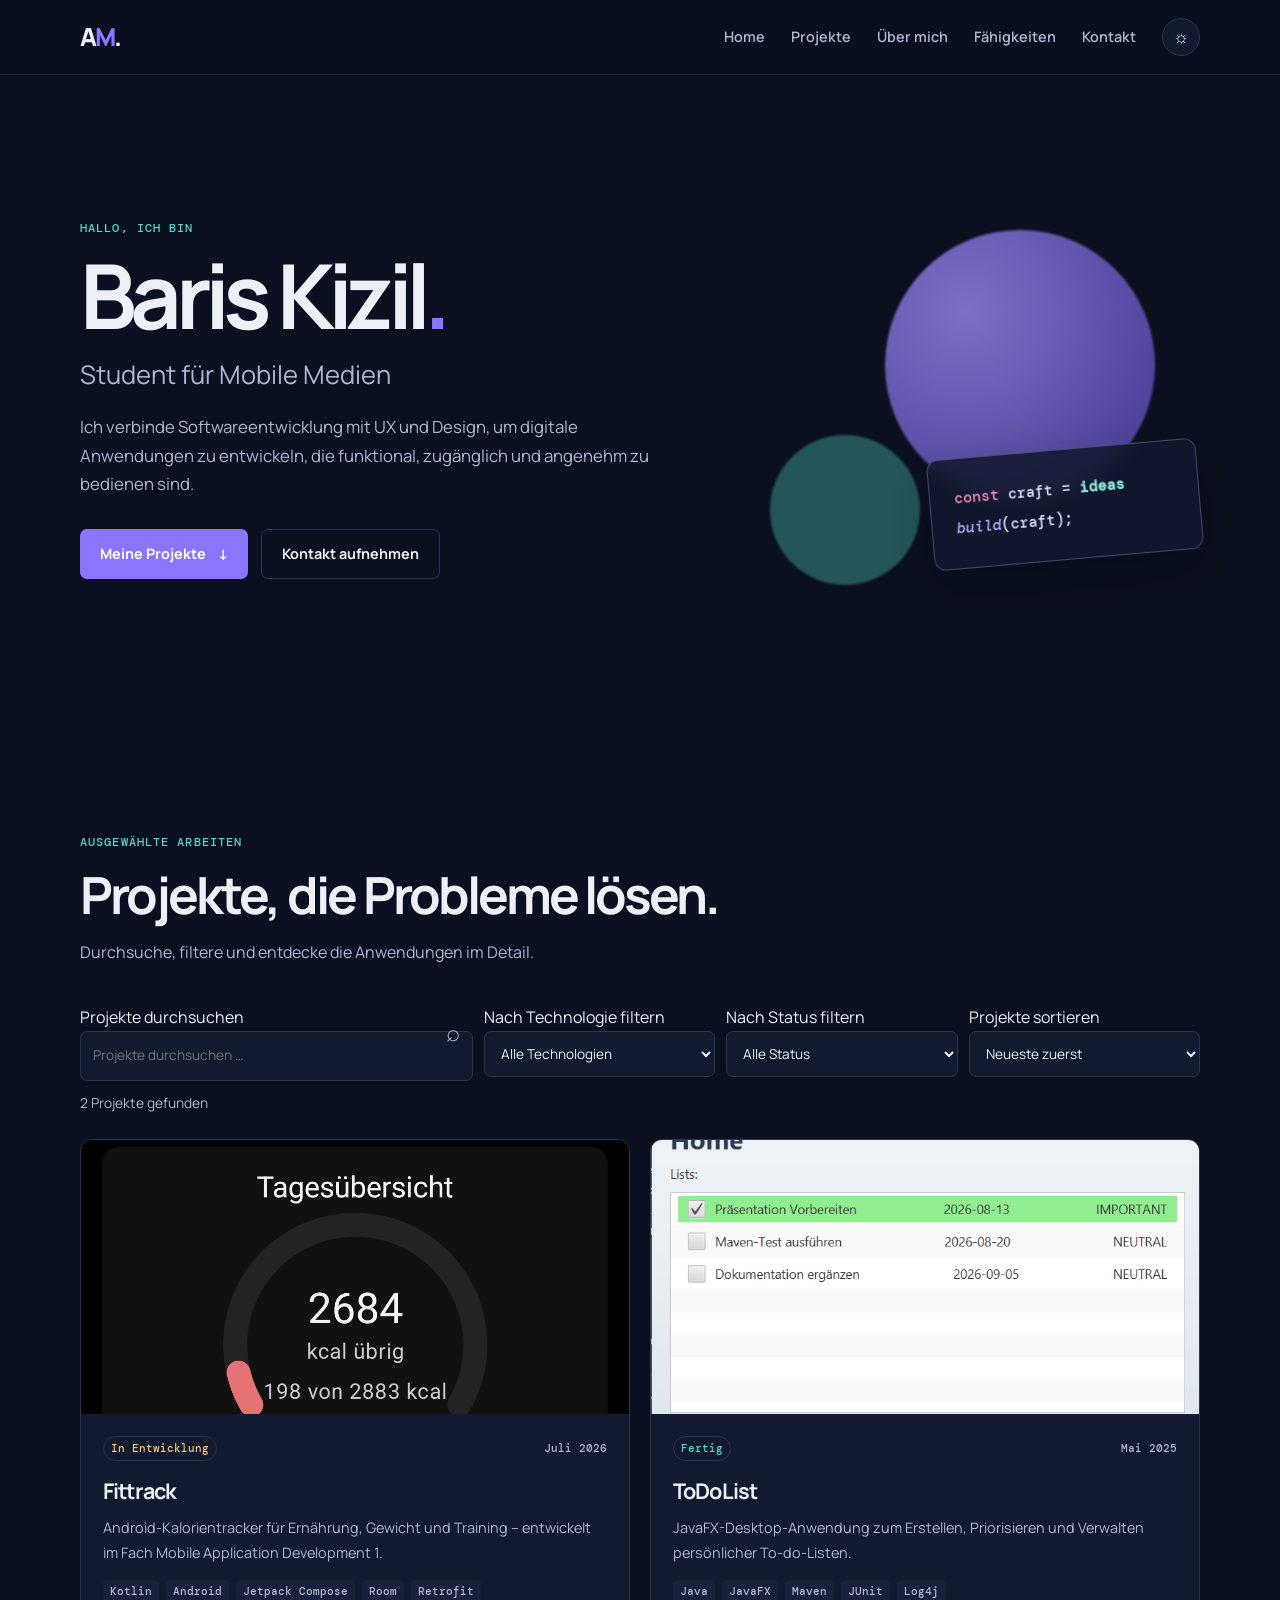
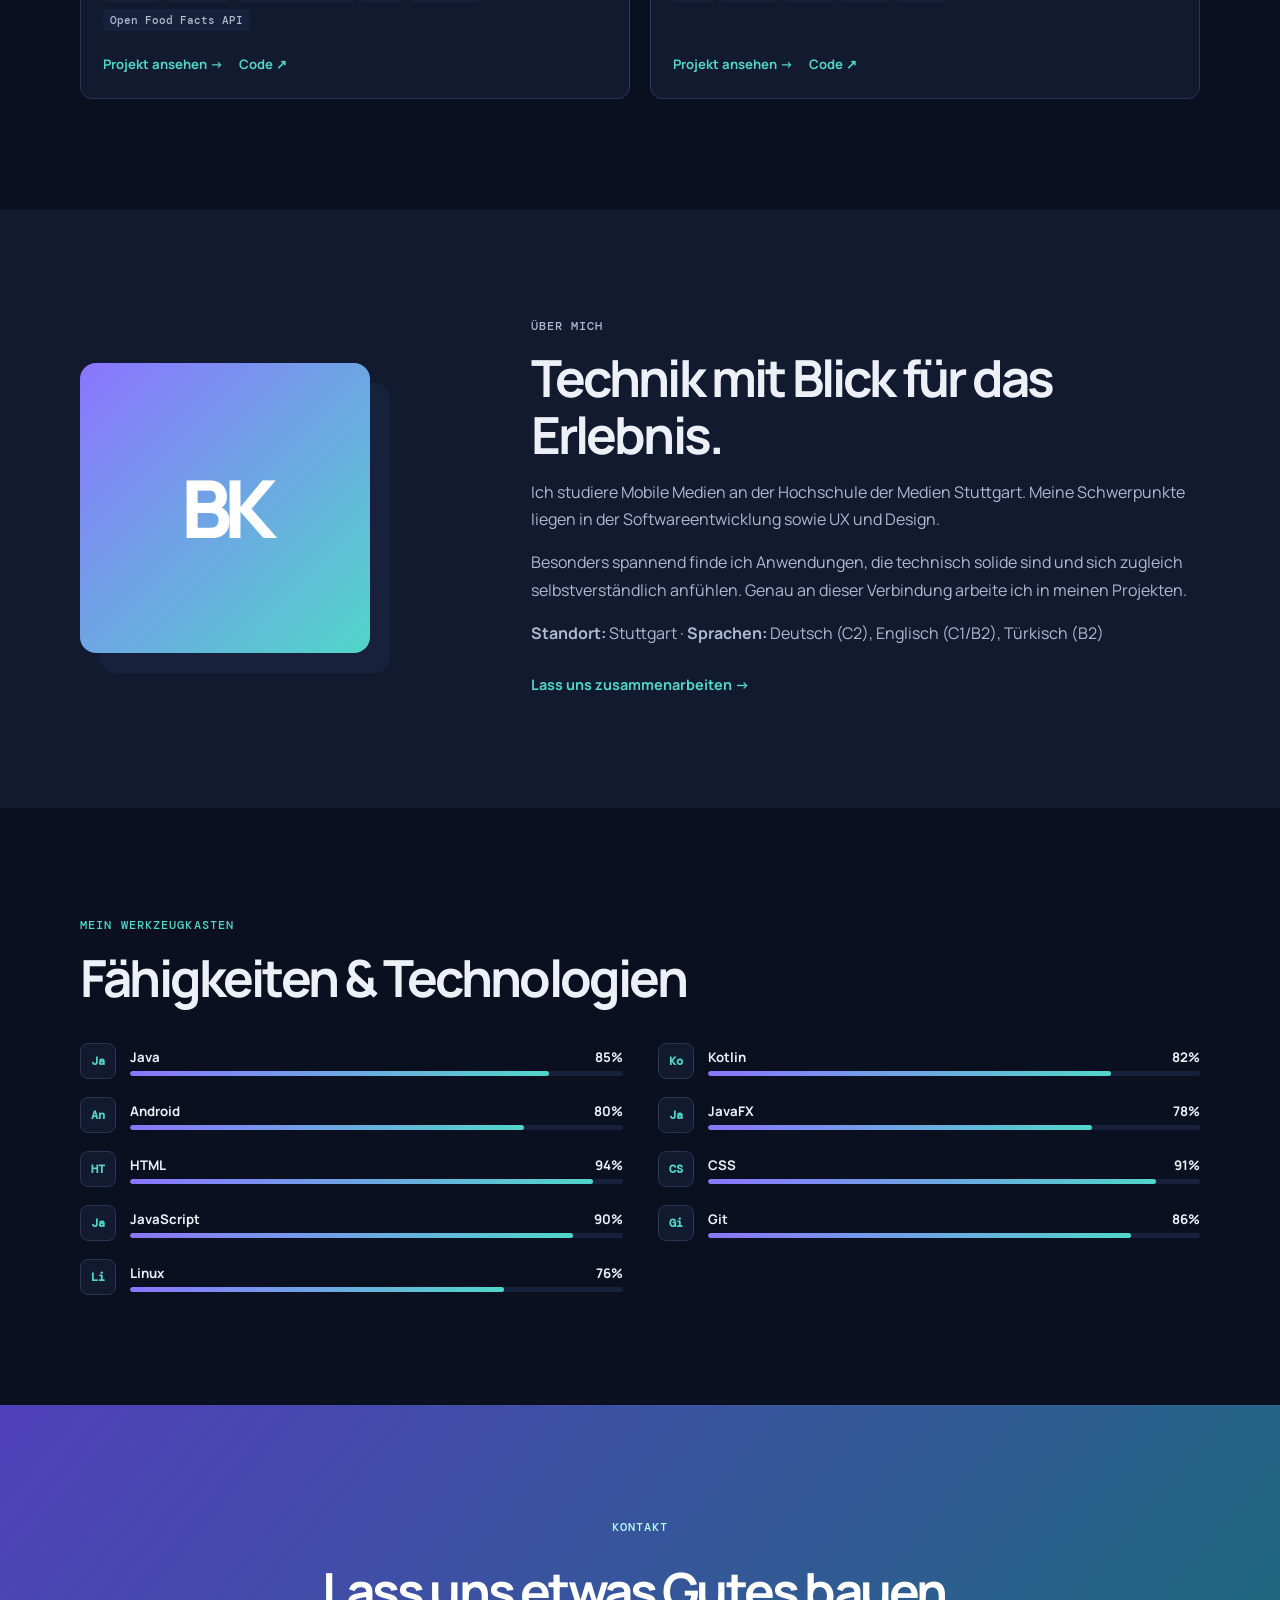
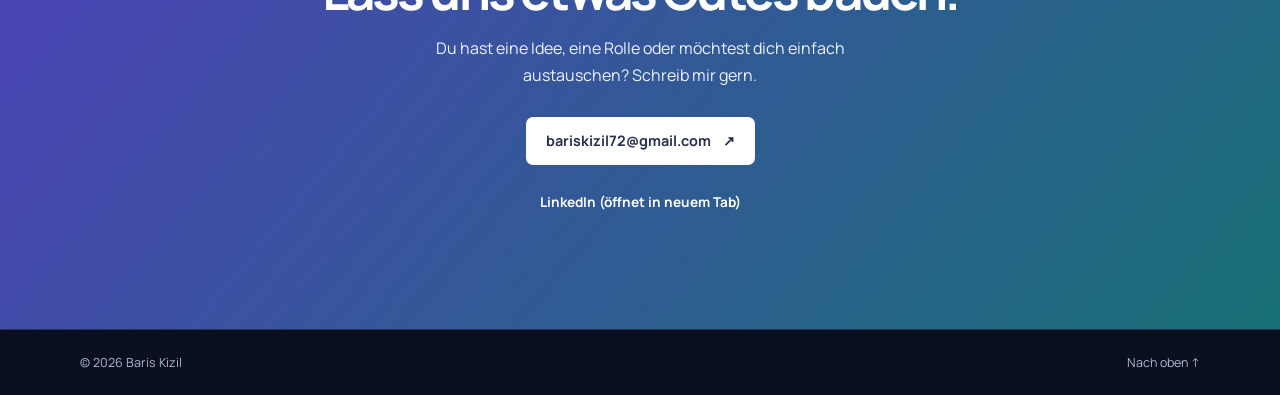
<file: index.html>
<!doctype html>
<html lang="de">
<head>
  <meta charset="utf-8">
  <meta name="viewport" content="width=device-width, initial-scale=1">
  <meta name="description" content="Portfolio von Baris Kizil – Student für Mobile Medien an der Hochschule der Medien Stuttgart. Softwareentwicklung und UX/Design.">
  <meta name="theme-color" content="#0b1020">
  <link rel="icon" href="assets/favicon.svg" type="image/svg+xml">
  <link rel="stylesheet" href="css/style.css">
  <title>Baris Kizil · Mobile Medien</title>
</head>
<body>
  <a class="skip-link" href="#main-content">Zum Inhalt springen</a>
  <header class="site-header" id="top">
    <nav class="nav container" aria-label="Hauptnavigation">
      <a class="brand" href="#top" aria-label="Startseite">A<span>M</span>.</a>
      <button class="menu-toggle" aria-label="Menü öffnen" aria-expanded="false" aria-controls="nav-links"><span></span><span></span><span></span></button>
      <div class="nav-links" id="nav-links">
        <a href="#top">Home</a><a href="#projects">Projekte</a><a href="#about">Über mich</a><a href="#skills">Fähigkeiten</a><a href="#contact">Kontakt</a>
        <button class="theme-toggle" type="button" aria-label="Helles Farbschema aktivieren"><span aria-hidden="true">☼</span></button>
      </div>
    </nav>
  </header>

  <main id="main-content">
    <section class="hero container">
      <div class="hero-copy reveal">
        <p class="eyebrow">Hallo, ich bin</p>
        <h1>Baris Kizil<span class="accent">.</span></h1>
        <p class="role">Student für Mobile Medien</p>
        <p class="intro">Ich verbinde Softwareentwicklung mit UX und Design, um digitale Anwendungen zu entwickeln, die funktional, zugänglich und angenehm zu bedienen sind.</p>
        <div class="hero-actions"><a class="button" href="#projects">Meine Projekte <span aria-hidden="true">↓</span></a><a class="button button-ghost" href="#contact">Kontakt aufnehmen</a></div>
      </div>
      <div class="hero-art reveal" aria-hidden="true"><div class="orb orb-one"></div><div class="orb orb-two"></div><div class="code-card"><span>const</span> craft = <b>ideas</b><br><i>build</i>(craft);</div></div>
    </section>

    <section class="section container" id="projects" aria-labelledby="projects-title">
      <div class="section-heading reveal"><p class="eyebrow">Ausgewählte Arbeiten</p><h2 id="projects-title">Projekte, die Probleme lösen.</h2><p>Durchsuche, filtere und entdecke die Anwendungen im Detail.</p></div>
      <div class="project-controls reveal" aria-label="Projektfilter">
        <label class="search"><span class="sr-only">Projekte durchsuchen</span><input id="search" type="search" placeholder="Projekte durchsuchen …"><span aria-hidden="true">⌕</span></label>
        <label><span class="sr-only">Nach Technologie filtern</span><select id="technology-filter"><option value="">Alle Technologien</option></select></label>
        <label><span class="sr-only">Nach Status filtern</span><select id="status-filter"><option value="">Alle Status</option><option value="Fertig">Fertig</option><option value="In Entwicklung">In Entwicklung</option><option value="Archiviert">Archiviert</option></select></label>
        <label><span class="sr-only">Projekte sortieren</span><select id="sort"><option value="newest">Neueste zuerst</option><option value="oldest">Älteste zuerst</option><option value="name">Name A–Z</option></select></label>
      </div>
      <p id="results-count" class="results-count" aria-live="polite"></p>
      <div id="project-grid" class="project-grid" aria-live="polite"><div class="loading"><span></span> Projekte werden geladen …</div></div>
      <noscript><p>Bitte aktiviere JavaScript, um die Projekte anzuzeigen.</p></noscript>
    </section>

    <section class="section section-alt" id="about" aria-labelledby="about-title"><div class="container about-grid"><div class="portrait reveal"><div class="portrait-initials">BK</div></div><div class="reveal"><p class="eyebrow">Über mich</p><h2 id="about-title">Technik mit Blick für das Erlebnis.</h2><p>Ich studiere Mobile Medien an der Hochschule der Medien Stuttgart. Meine Schwerpunkte liegen in der Softwareentwicklung sowie UX und Design.</p><p>Besonders spannend finde ich Anwendungen, die technisch solide sind und sich zugleich selbstverständlich anfühlen. Genau an dieser Verbindung arbeite ich in meinen Projekten.</p><p class="profile-meta"><strong>Standort:</strong> Stuttgart · <strong>Sprachen:</strong> Deutsch (C2), Englisch (C1/B2), Türkisch (B2)</p><a class="text-link" href="#contact">Lass uns zusammenarbeiten <span aria-hidden="true">→</span></a></div></div></section>

    <section class="section container" id="skills" aria-labelledby="skills-title"><div class="section-heading reveal"><p class="eyebrow">Mein Werkzeugkasten</p><h2 id="skills-title">Fähigkeiten & Technologien</h2></div><div class="skills-grid" id="skills-grid"></div></section>

    <section class="contact-section" id="contact" aria-labelledby="contact-title"><div class="container reveal"><p class="eyebrow">Kontakt</p><h2 id="contact-title">Lass uns etwas Gutes bauen.</h2><p>Du hast eine Idee, eine Rolle oder möchtest dich einfach austauschen? Schreib mir gern.</p><a class="button" href="mailto:bariskizil72@gmail.com">bariskizil72@gmail.com <span aria-hidden="true">↗</span></a><div class="socials"><a href="https://www.linkedin.com/in/baris-kizil-3998b3202/" target="_blank" rel="noopener noreferrer">LinkedIn <span class="sr-only">(öffnet in neuem Tab)</span></a></div></div></section>
  </main>
  <footer><div class="container"><span>© <span id="year"></span> Baris Kizil</span><a href="#top">Nach oben ↑</a></div></footer>
  <script src="js/main.js" defer></script>
</body>
</html>
</file>
<file: css/style.css>
@import url('https://fonts.googleapis.com/css2?family=DM+Mono:wght@400;500&family=Manrope:wght@400;500;600;700;800&display=swap');
:root{--bg:#0b1020;--surface:#121a30;--surface-2:#18213b;--text:#edf0f7;--muted:#aeb8cf;--line:#293552;--accent:#8b75ff;--accent-2:#51d6c9;--shadow:0 20px 50px #04071344;color-scheme:dark}body.light{--bg:#f7f8fc;--surface:#fff;--surface-2:#edf0f8;--text:#17213a;--muted:#59647a;--line:#d8deeb;--accent:#654be8;--accent-2:#168d83;--shadow:0 20px 50px #53608018;color-scheme:light}*{box-sizing:border-box}html{scroll-behavior:smooth}body{margin:0;background:var(--bg);color:var(--text);font:16px/1.7 Manrope,Arial,sans-serif;transition:background .25s,color .25s}.container{width:min(1120px,calc(100% - 40px));margin:auto}.skip-link{position:fixed;z-index:99;top:-80px;left:20px;background:var(--accent);color:white;padding:8px 14px;border-radius:6px}.skip-link:focus{top:14px}a{color:inherit;text-decoration:none}a:focus-visible,button:focus-visible,input:focus-visible,select:focus-visible{outline:3px solid var(--accent-2);outline-offset:3px}.site-header{position:sticky;top:0;z-index:10;background:color-mix(in srgb,var(--bg) 85%,transparent);backdrop-filter:blur(12px);border-bottom:1px solid color-mix(in srgb,var(--line) 60%,transparent)}.nav{height:74px;display:flex;align-items:center;justify-content:space-between}.brand{font-weight:800;font-size:1.55rem;letter-spacing:-2px}.brand span,.accent{color:var(--accent)}.nav-links{display:flex;align-items:center;gap:26px;font-size:.9rem;font-weight:600}.nav-links>a:not(.brand){color:var(--muted)}.nav-links>a:hover{color:var(--text)}.theme-toggle,.menu-toggle{border:1px solid var(--line);background:var(--surface);color:var(--text);cursor:pointer}.theme-toggle{width:38px;height:38px;border-radius:50%;font-size:1.1rem}.menu-toggle{display:none}.hero{min-height:650px;display:grid;grid-template-columns:1.15fr .85fr;align-items:center;gap:50px}.eyebrow{color:var(--accent-2);font:500 .77rem/1.2 "DM Mono",monospace;letter-spacing:.09em;text-transform:uppercase;margin:0 0 16px}.hero h1{font-size:clamp(3.5rem,7vw,6.4rem);letter-spacing:-.075em;line-height:.95;margin:0}.role{font-size:clamp(1.25rem,2vw,1.65rem);color:var(--muted);margin:16px 0}.intro{color:var(--muted);font-size:1.05rem;max-width:570px}.hero-actions{display:flex;gap:13px;margin-top:30px;flex-wrap:wrap}.button{display:inline-flex;gap:12px;align-items:center;justify-content:center;background:var(--accent);color:#fff;padding:12px 20px;border-radius:7px;font-weight:700;font-size:.9rem;transition:transform .2s,background .2s}.button:hover{transform:translateY(-3px);background:#765df8}.button-ghost{background:transparent;color:var(--text);border:1px solid var(--line)}.button-ghost:hover{background:var(--surface)}.hero-art{height:390px;position:relative}.orb{position:absolute;border-radius:50%;filter:blur(1px)}.orb-one{width:270px;height:270px;background:radial-gradient(circle at 30% 30%,#a391ff,#5545b7);top:25px;right:45px;opacity:.75}.orb-two{width:150px;height:150px;background:var(--accent-2);bottom:10px;left:25px;opacity:.35}.code-card{position:absolute;right:0;bottom:35px;width:270px;padding:24px;background:#11182ddd;border:1px solid #7784ba77;border-radius:12px;box-shadow:var(--shadow);font:500 .95rem/2 "DM Mono",monospace;color:#dce3fa;transform:rotate(-5deg);backdrop-filter:blur(8px)}.code-card span{color:#f18cb0}.code-card b{color:#8de4d7}.code-card i{color:#b8a8ff}.section{padding:110px 0}.section-alt{background:var(--surface)}.section-heading{max-width:650px;margin-bottom:38px}.section h2,.contact-section h2{font-size:clamp(2rem,4vw,3.25rem);letter-spacing:-.055em;line-height:1.1;margin:0 0 17px}.section-heading>p:last-child,.about-grid p,.contact-section p{color:var(--muted)}.project-controls{display:grid;grid-template-columns:1.7fr repeat(3,1fr);gap:11px;margin-bottom:5px}.project-controls input,.project-controls select{width:100%;color:var(--text);background:var(--surface);border:1px solid var(--line);border-radius:7px;padding:12px;font:inherit;font-size:.85rem}.search{position:relative}.search input{padding-right:37px}.search>span:last-child{position:absolute;right:13px;top:8px;font-size:1.5rem;color:var(--muted)}.results-count{min-height:26px;color:var(--muted);font-size:.86rem;margin:10px 0 22px}.project-grid{display:grid;grid-template-columns:repeat(2,1fr);gap:20px}.project-card{border:1px solid var(--line);background:var(--surface);border-radius:12px;overflow:hidden;display:flex;flex-direction:column;transition:transform .25s,box-shadow .25s,border-color .25s}.project-card:hover{transform:translateY(-6px);box-shadow:var(--shadow);border-color:var(--accent)}.project-image{display:block;aspect-ratio:16/8;overflow:hidden;background:var(--surface-2)}.project-image img{width:100%;height:100%;object-fit:cover;transition:transform .4s}.project-card:hover img{transform:scale(1.04)}.card-content{padding:22px}.card-meta{display:flex;justify-content:space-between;gap:10px;align-items:center;font:500 .71rem "DM Mono",monospace;color:var(--muted);margin-bottom:12px}.status{border:1px solid var(--line);padding:4px 7px;border-radius:20px;color:var(--accent-2)}.status.in-dev{color:#f3c468}.status.archived{color:var(--muted)}.card-content h3{font-size:1.35rem;letter-spacing:-.04em;margin:0 0 7px}.card-content>p{color:var(--muted);font-size:.9rem;margin:0 0 15px}.tags{display:flex;gap:7px;flex-wrap:wrap}.tag{font:500 .7rem "DM Mono",monospace;background:var(--surface-2);color:var(--muted);padding:4px 7px;border-radius:4px}.card-actions{padding:0 22px 22px;margin-top:auto;display:flex;gap:16px;font-weight:700;font-size:.82rem;color:var(--accent-2)}.card-actions a:hover,.text-link:hover{text-decoration:underline}.loading{grid-column:1/-1;padding:50px;text-align:center;color:var(--muted)}.loading span{width:15px;height:15px;border:2px solid var(--line);border-top-color:var(--accent);border-radius:50%;display:inline-block;animation:spin .7s linear infinite;margin-right:8px}.empty{grid-column:1/-1;text-align:center;padding:50px;color:var(--muted);background:var(--surface);border-radius:12px}.about-grid{display:grid;grid-template-columns:.7fr 1.3fr;gap:90px;align-items:center}.portrait{width:min(290px,100%);aspect-ratio:1;background:linear-gradient(135deg,var(--accent),var(--accent-2));border-radius:16px;display:grid;place-items:center;box-shadow:20px 20px 0 var(--surface-2)}.portrait-initials{font-size:5rem;font-weight:800;letter-spacing:-.1em;color:#fff}.text-link{display:inline-block;margin-top:10px;font-size:.9rem;font-weight:700;color:var(--accent-2)}.skills-grid{display:grid;grid-template-columns:repeat(2,1fr);gap:18px 35px}.skill{display:grid;grid-template-columns:38px 1fr;gap:12px;align-items:center}.skill-icon{width:36px;height:36px;display:grid;place-items:center;border-radius:8px;background:var(--surface);border:1px solid var(--line);color:var(--accent-2);font:700 .75rem "DM Mono"}.skill-info{display:grid;grid-template-columns:1fr auto;gap:3px;font-size:.83rem;font-weight:700}.skill-info span:last-child{color:var(--muted);font:400 .72rem "DM Mono"}.bar{grid-column:1/-1;height:5px;background:var(--surface-2);border-radius:5px;overflow:hidden}.bar i{display:block;height:100%;background:linear-gradient(90deg,var(--accent),var(--accent-2));border-radius:inherit}.contact-section{text-align:center;padding:115px 0;background:linear-gradient(130deg,#5140bb,#176f75);color:#fff}.contact-section .eyebrow{color:#b8fff7}.contact-section p{color:#eef3ff;max-width:500px;margin:0 auto 27px}.contact-section .button{background:#fff;color:#27304c}.socials{display:flex;justify-content:center;gap:24px;margin-top:26px;font-size:.85rem;font-weight:700}.socials a:hover{text-decoration:underline}footer{border-top:1px solid var(--line);padding:22px 0;color:var(--muted);font-size:.78rem}footer .container{display:flex;justify-content:space-between}footer a:hover{color:var(--text)}.detail-container{padding:75px 0 110px}.detail-hero{display:grid;grid-template-columns:1fr 1fr;gap:55px;align-items:center;margin-bottom:75px}.detail-hero img{width:100%;border:1px solid var(--line);border-radius:12px;box-shadow:var(--shadow)}.back-link{font-size:.83rem;font-weight:700;color:var(--accent-2);display:inline-block;margin-bottom:24px}.detail-title{font-size:clamp(2.6rem,5vw,4.5rem);letter-spacing:-.07em;line-height:1;margin:0 0 18px}.detail-summary{color:var(--muted);font-size:1.05rem}.detail-actions{display:flex;gap:12px;flex-wrap:wrap;margin-top:24px}.detail-content{display:grid;grid-template-columns:1.25fr .75fr;gap:70px}.detail-content h2{font-size:1.5rem;letter-spacing:-.04em;margin-top:0}.detail-content p{color:var(--muted)}.feature-list{padding-left:19px;color:var(--muted)}.feature-list li{margin-bottom:8px}.facts{background:var(--surface);border:1px solid var(--line);border-radius:10px;padding:24px}.fact{padding:12px 0;border-bottom:1px solid var(--line)}.fact:last-child{border:0}.fact dt{font:500 .7rem "DM Mono";color:var(--accent-2);text-transform:uppercase}.fact dd{margin:3px 0 0;font-size:.88rem}.gallery{margin-top:70px}.gallery-grid{display:grid;grid-template-columns:repeat(2,1fr);gap:18px}.gallery-grid img{width:100%;border:1px solid var(--line);border-radius:10px}.reveal{opacity:0;transform:translateY(18px);transition:opacity .55s ease,transform .55s ease}.reveal.visible{opacity:1;transform:none}@keyframes spin{to{transform:rotate(360deg)}}@media(max-width:760px){.container{width:min(100% - 32px,1120px)}.nav-links{display:none}.nav-links.open{display:flex;position:absolute;top:74px;left:0;right:0;padding:18px 20px;background:var(--bg);border-bottom:1px solid var(--line);flex-direction:column;align-items:stretch;gap:16px}.nav-links.always-visible{display:flex;flex-direction:row}.menu-toggle{display:grid;gap:4px;border-radius:6px;padding:9px}.menu-toggle span{display:block;width:18px;height:2px;background:currentColor}.hero{grid-template-columns:1fr;min-height:auto;padding:95px 0 65px;gap:25px}.hero-art{height:280px;max-width:420px;width:100%;margin:auto}.orb-one{width:210px;height:210px}.section{padding:75px 0}.project-controls{grid-template-columns:1fr 1fr}.search{grid-column:1/-1}.project-grid{grid-template-columns:1fr}.about-grid,.detail-hero,.detail-content{grid-template-columns:1fr;gap:35px}.portrait{max-width:210px}.skills-grid{grid-template-columns:1fr;gap:16px}.detail-container{padding:45px 0 75px}.gallery-grid{grid-template-columns:1fr}.contact-section{padding:80px 0}}@media(prefers-reduced-motion:reduce){*,html{scroll-behavior:auto!important;animation-duration:.01ms!important;transition-duration:.01ms!important}.reveal{opacity:1;transform:none}}
</file>
